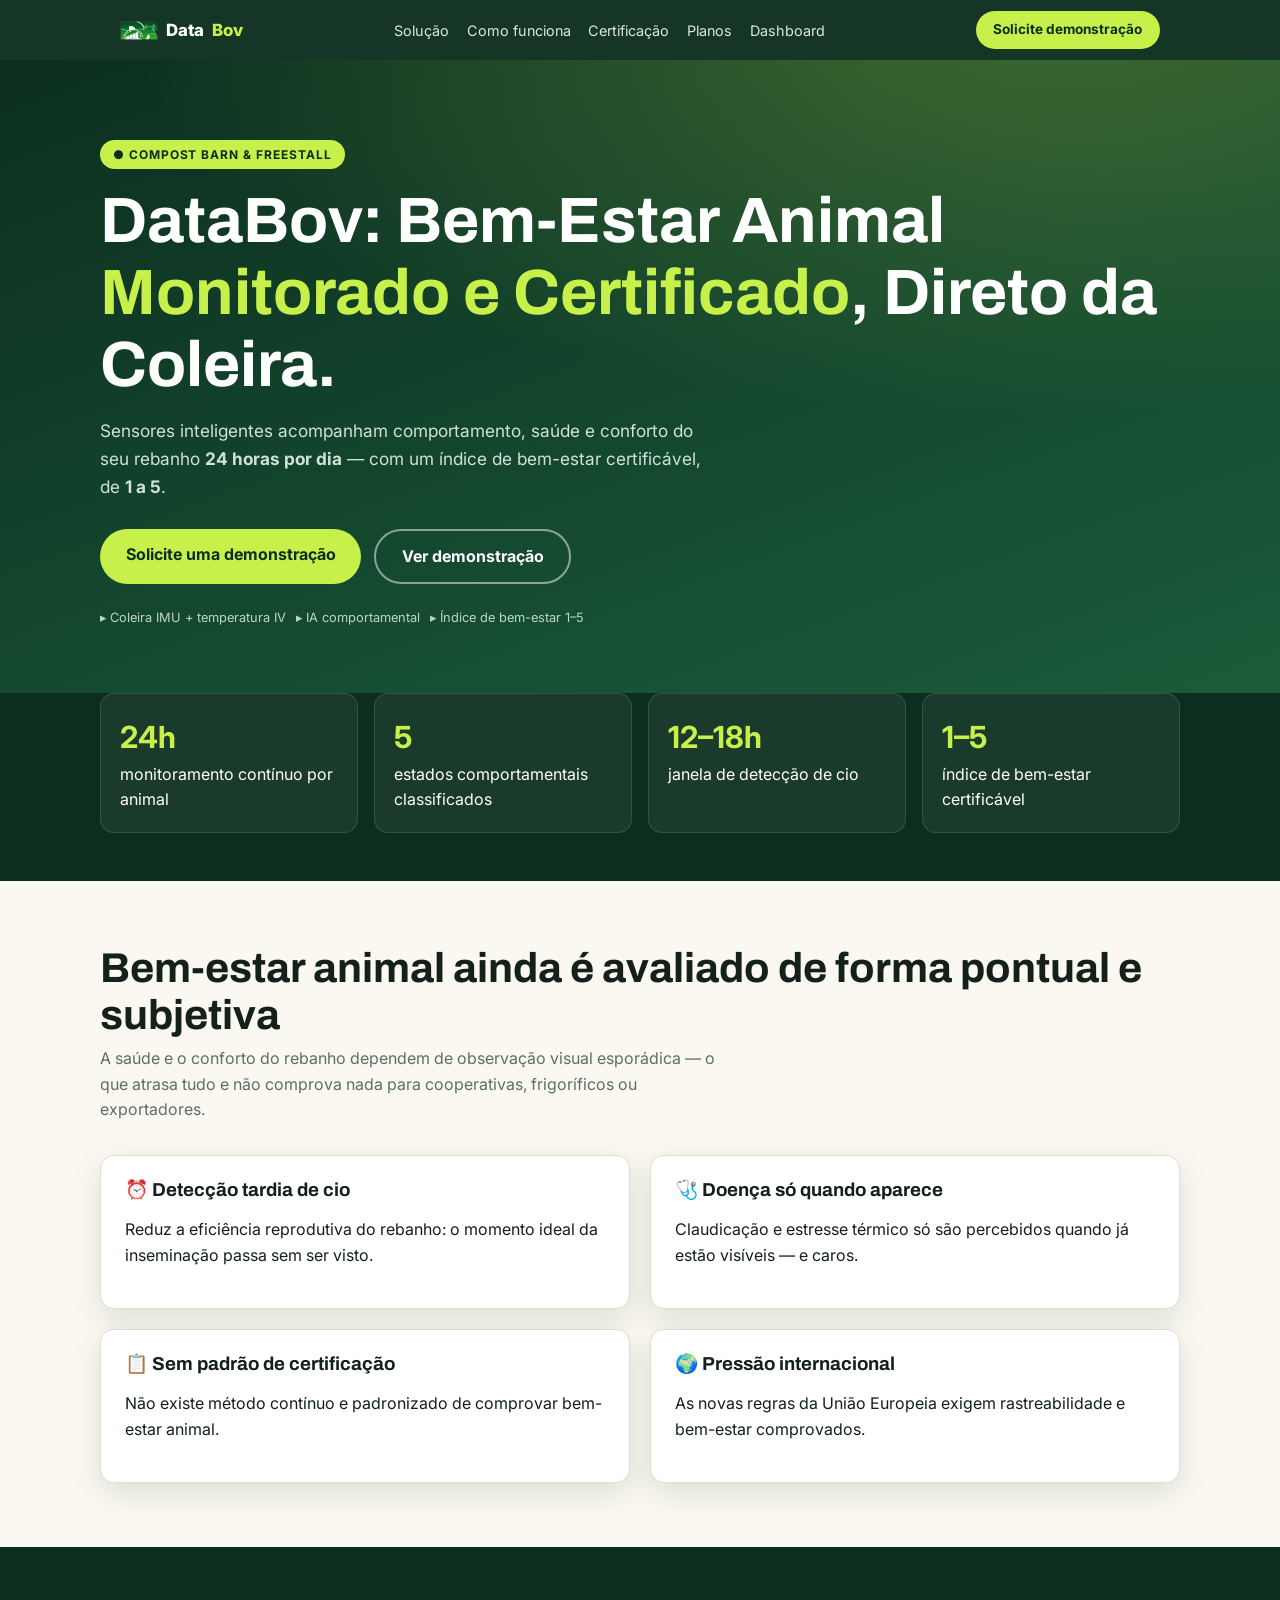
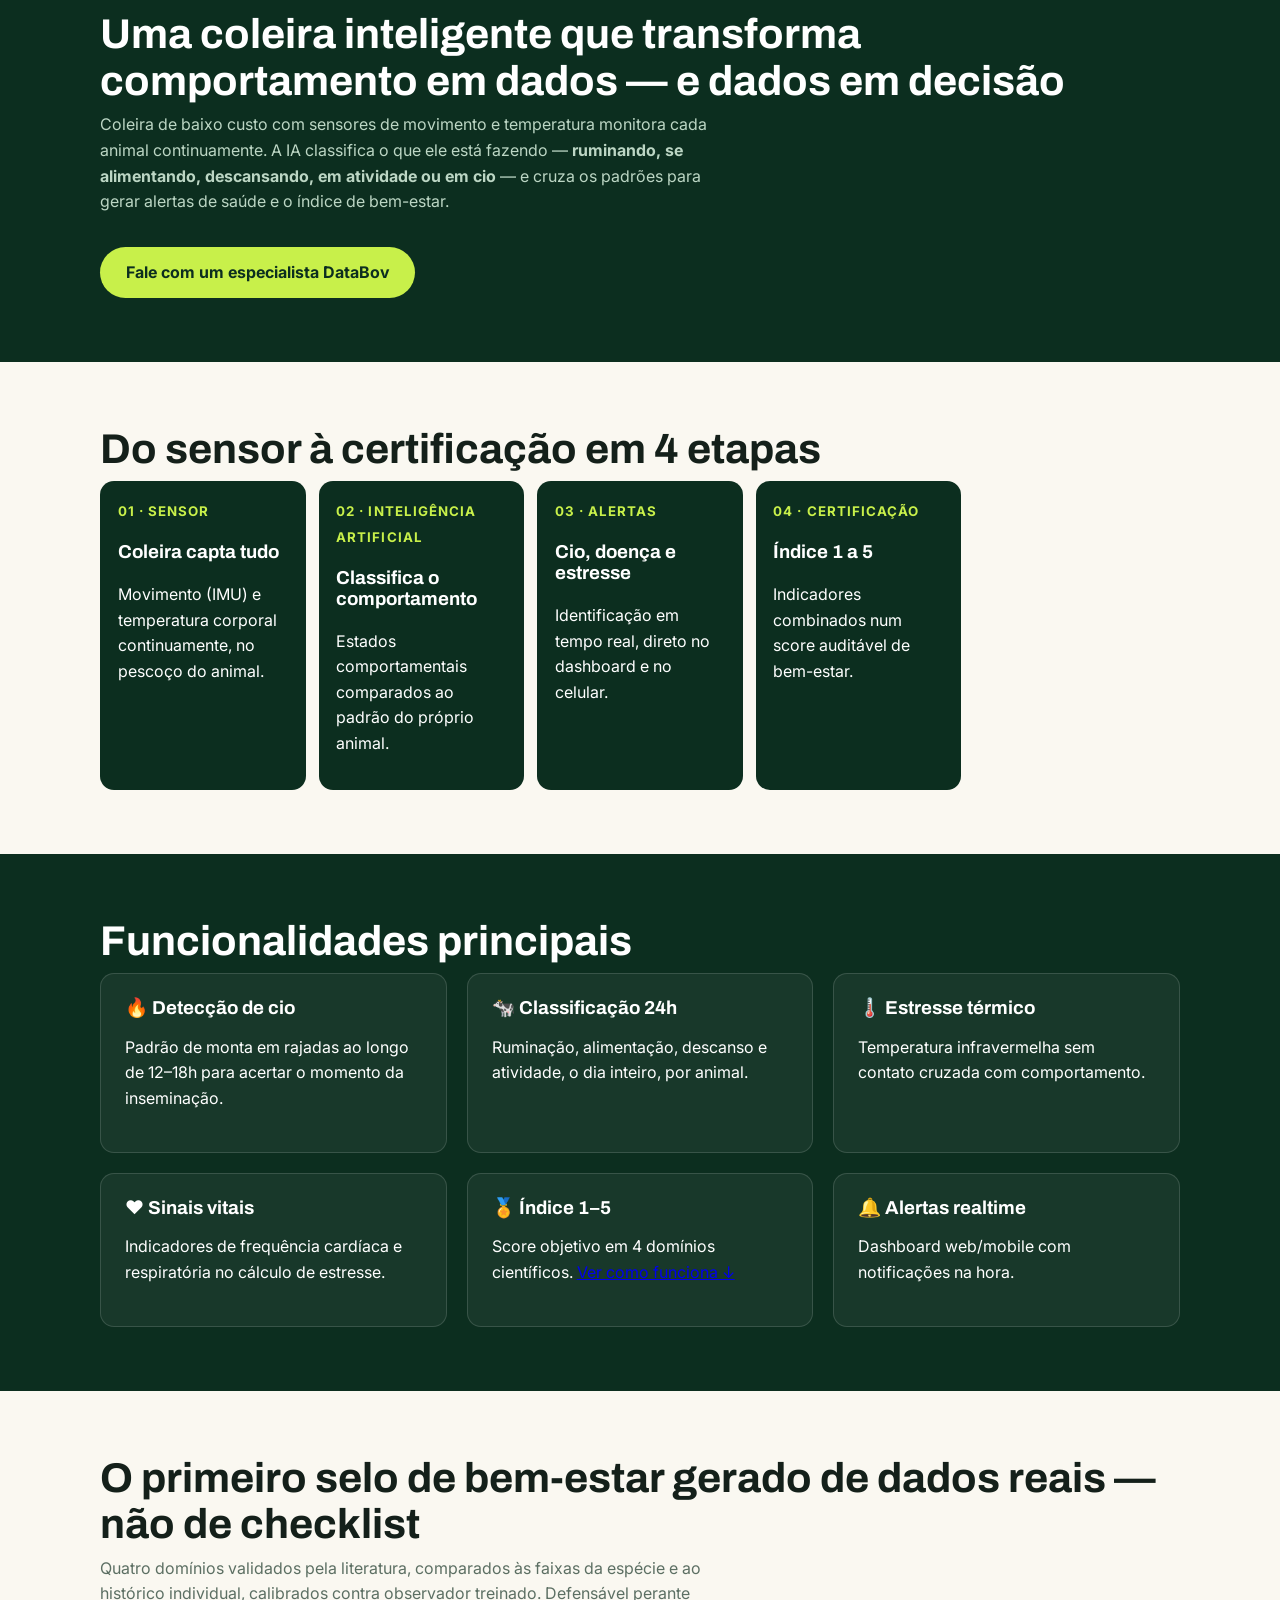
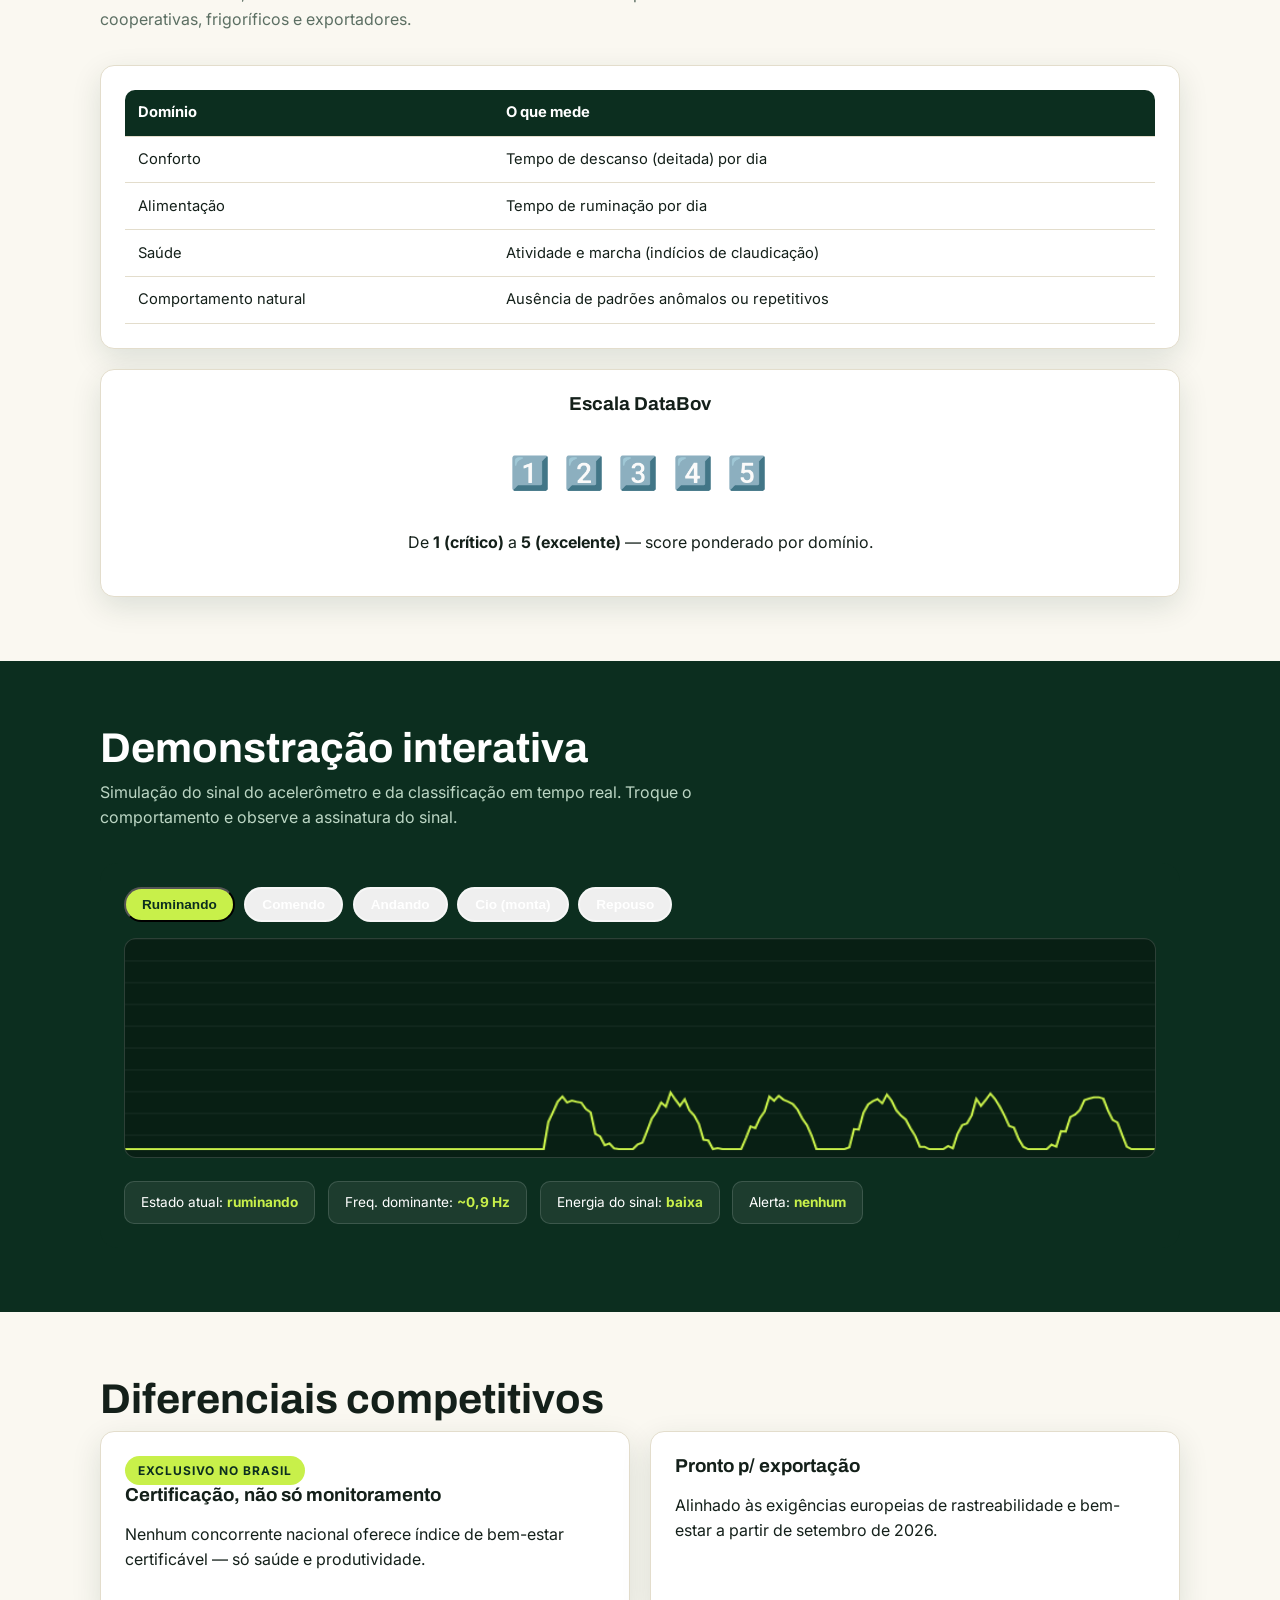
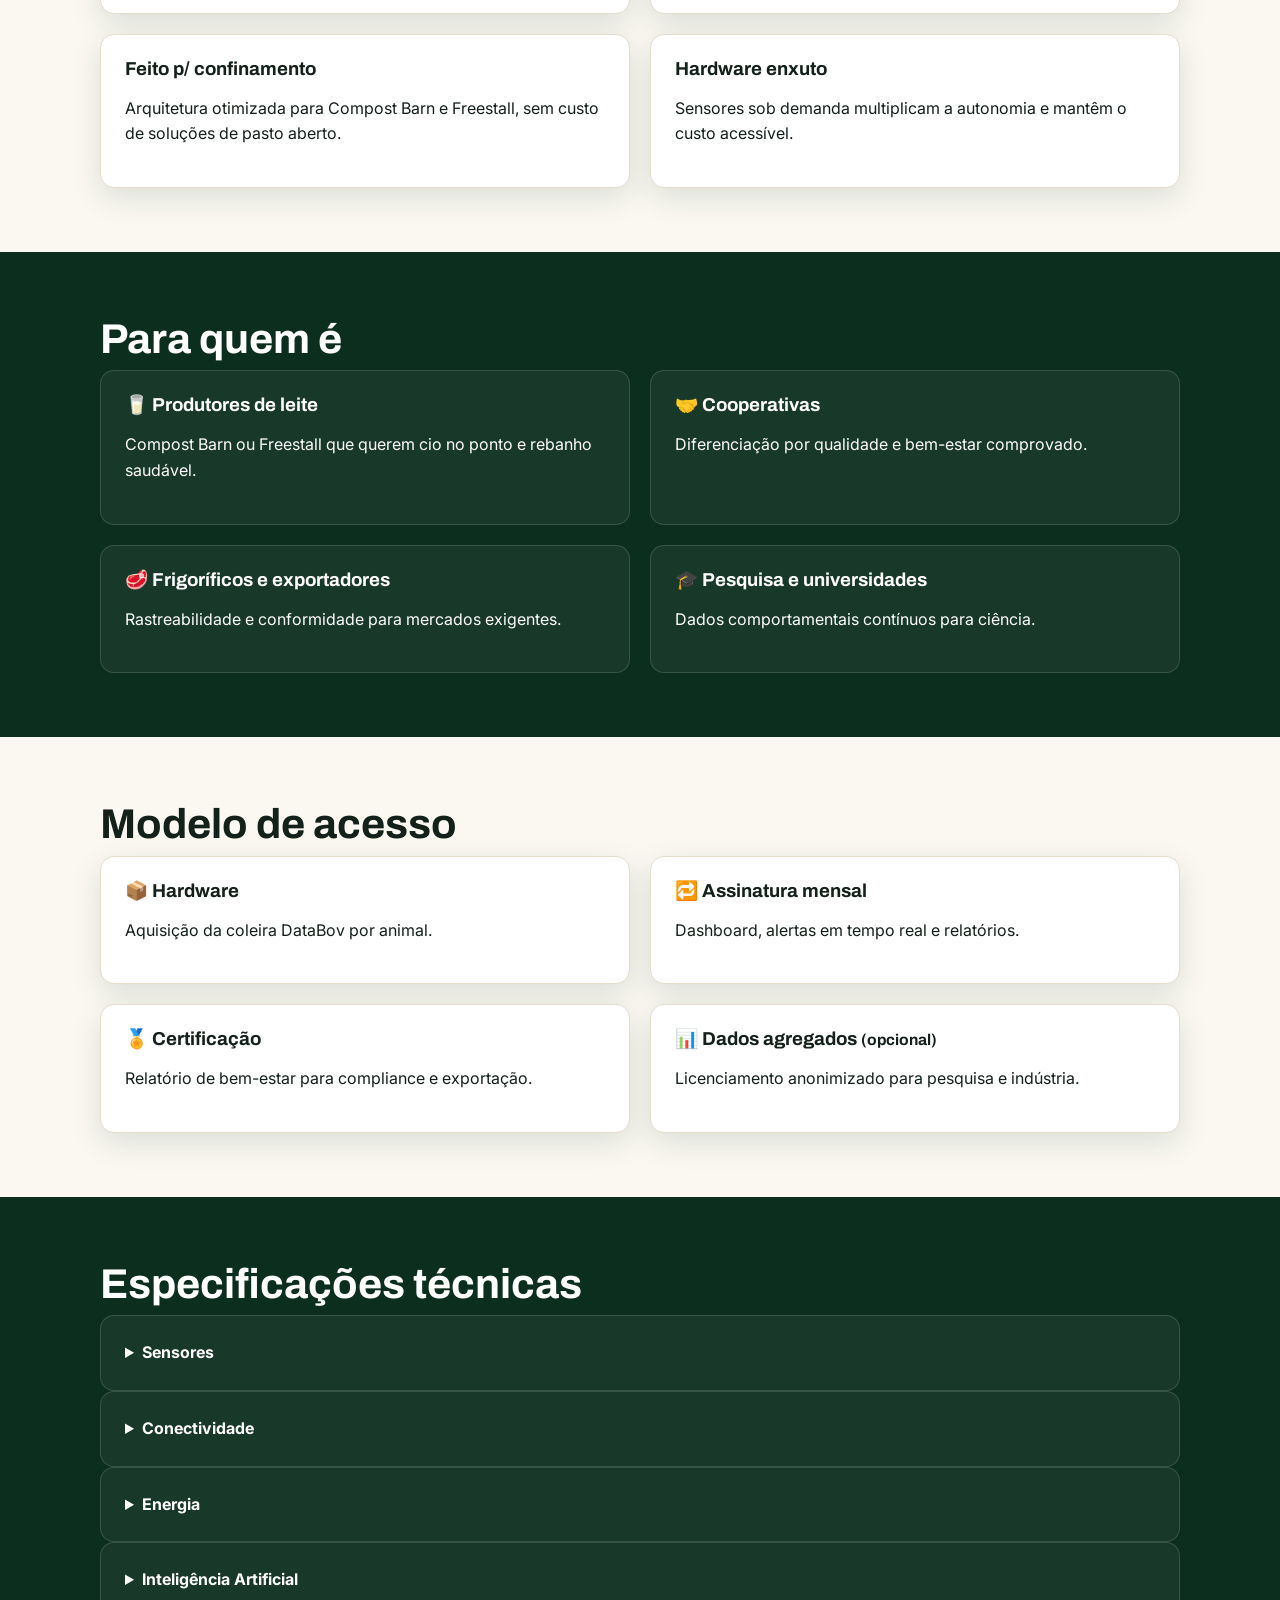
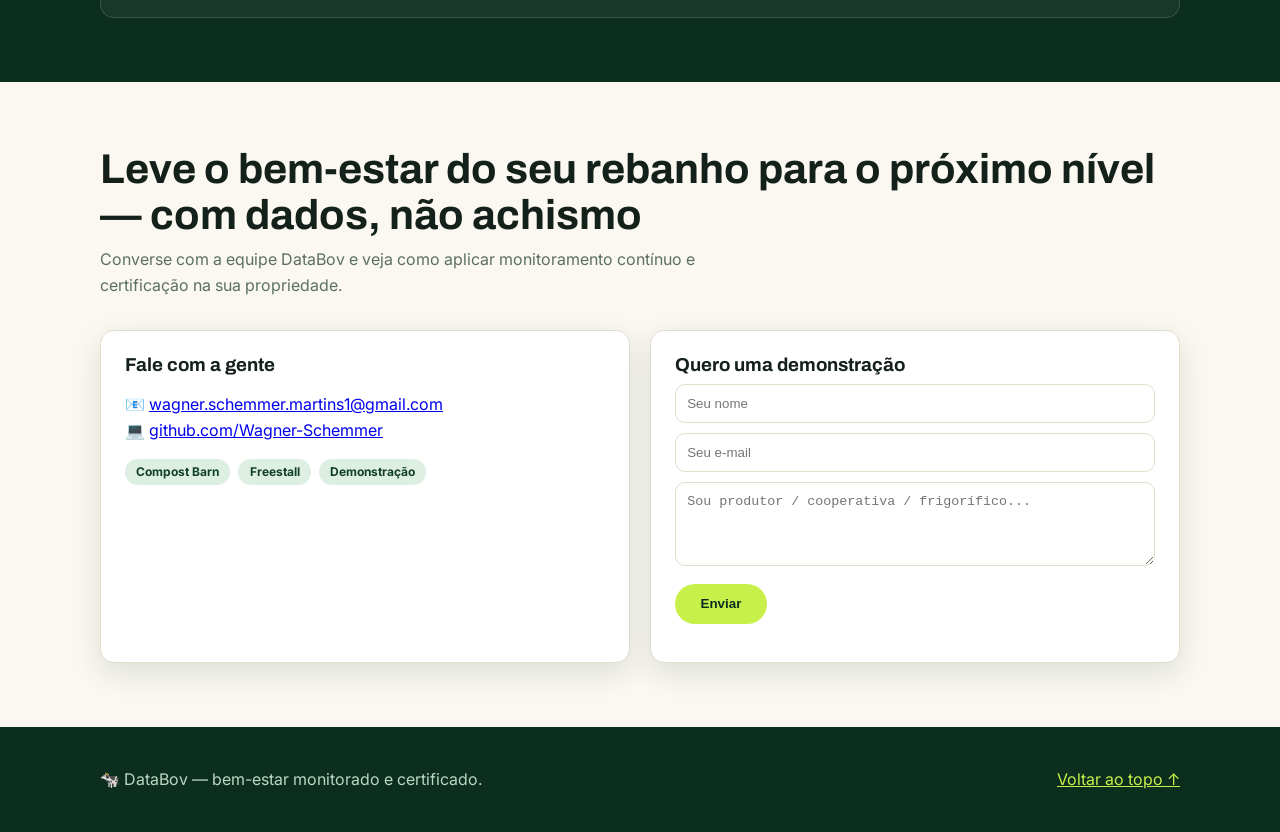
<file: index.html>
<!doctype html>
<html lang="pt-BR">
<head>
  <meta charset="UTF-8" />
  <meta name="viewport" content="width=device-width, initial-scale=1.0" />
  <title>DataBov — Bem-Estar Animal Monitorado e Certificado | Compost Barn &amp; Freestall</title>
  <meta name="description" content="Coleira inteligente com IA: comportamento, saúde e conforto do rebanho 24h + índice de bem-estar certificável de 1 a 5. Para Compost Barn e Freestall." />
  <link rel="icon" type="image/png" sizes="64x64" href="assets/favicon.png">
  <link rel="apple-touch-icon" href="assets/favicon-180.png">
  <meta property="og:title" content="DataBov — Bem-Estar Animal Monitorado e Certificado">
  <meta property="og:image" content="assets/databov-logo.png">
  <link rel="preconnect" href="https://fonts.googleapis.com">
  <link rel="preconnect" href="https://fonts.gstatic.com" crossorigin>
  <link href="https://fonts.googleapis.com/css2?family=Archivo:wght@600;700;800&family=Inter:wght@400;500;700&display=swap" rel="stylesheet">
  <link rel="stylesheet" href="css/variables.css?v=3">
  <link rel="stylesheet" href="css/components.css?v=3">
  <link rel="stylesheet" href="css/style.css?v=3">
</head>
<body>
  <nav class="nav">
    <div class="nav-inner">
      <a class="brand" href="#top"><img src="assets/favicon-512.png" alt="DataBov" class="brand-logo" onerror="this.remove()">Data<span>Bov</span></a>
      <div class="nav-links">
        <a href="#solucao">Solução</a>
        <a href="#como-funciona">Como funciona</a>
        <a href="#certificacao">Certificação</a>
        <a href="#planos">Planos</a>
        <a href="dashboard.html">Dashboard</a>
      </div>
      <a class="btn btn-primary" style="padding:.5rem 1.1rem;font-size:.85rem" href="#contato">Solicite demonstração</a>
    </div>
  </nav>

  <header class="hero" id="top">
    <div class="wrap">
      <span class="badge badge-live">● Compost Barn &amp; Freestall</span>
      <h1>DataBov: Bem-Estar Animal <em>Monitorado e Certificado</em>, Direto da Coleira.</h1>
      <p class="lead">Sensores inteligentes acompanham comportamento, saúde e conforto do seu rebanho <strong>24 horas por dia</strong> — com um índice de bem-estar certificável, de <strong>1 a 5</strong>.</p>
      <div class="hero-cta">
        <a class="btn btn-primary" href="#contato">Solicite uma demonstração</a>
        <a class="btn btn-ghost" href="#demo">Ver demonstração</a>
      </div>
      <div class="hero-meta">
        <span>▸ Coleira IMU + temperatura IV</span>
        <span>▸ IA comportamental</span>
        <span>▸ Índice de bem-estar 1–5</span>
      </div>
    </div>
  </header>

  <div class="stats">
    <div class="stats-grid">
      <div class="stat"><b>24h</b>monitoramento contínuo por animal</div>
      <div class="stat"><b>5</b>estados comportamentais classificados</div>
      <div class="stat"><b>12–18h</b>janela de detecção de cio</div>
      <div class="stat"><b>1–5</b>índice de bem-estar certificável</div>
    </div>
  </div>

  <section id="problema">
    <div class="wrap">
      <h2 class="section-title reveal">Bem-estar animal ainda é avaliado de forma pontual e subjetiva</h2>
      <p class="section-sub reveal">A saúde e o conforto do rebanho dependem de observação visual esporádica — o que atrasa tudo e não comprova nada para cooperativas, frigoríficos ou exportadores.</p>
      <div class="grid-2">
        <div class="card reveal"><h3>⏰ Detecção tardia de cio</h3><p>Reduz a eficiência reprodutiva do rebanho: o momento ideal da inseminação passa sem ser visto.</p></div>
        <div class="card reveal"><h3>🩺 Doença só quando aparece</h3><p>Claudicação e estresse térmico só são percebidos quando já estão visíveis — e caros.</p></div>
        <div class="card reveal"><h3>📋 Sem padrão de certificação</h3><p>Não existe método contínuo e padronizado de comprovar bem-estar animal.</p></div>
        <div class="card reveal"><h3>🌍 Pressão internacional</h3><p>As novas regras da União Europeia exigem rastreabilidade e bem-estar comprovados.</p></div>
      </div>
    </div>
  </section>

  <section id="solucao" class="dark">
    <div class="wrap">
      <h2 class="section-title reveal">Uma coleira inteligente que transforma comportamento em dados — e dados em decisão</h2>
      <p class="section-sub reveal">Coleira de baixo custo com sensores de movimento e temperatura monitora cada animal continuamente. A IA classifica o que ele está fazendo — <strong>ruminando, se alimentando, descansando, em atividade ou em cio</strong> — e cruza os padrões para gerar alertas de saúde e o índice de bem-estar.</p>
      <div class="hero-cta">
        <a class="btn btn-primary" href="#contato">Fale com um especialista DataBov</a>
      </div>
    </div>
  </section>

  <section id="como-funciona">
    <div class="wrap">
      <h2 class="section-title reveal">Do sensor à certificação em 4 etapas</h2>
      <div class="pipeline">
        <div class="pipe-step reveal"><small>01 · SENSOR</small><h3>Coleira capta tudo</h3><p>Movimento (IMU) e temperatura corporal continuamente, no pescoço do animal.</p></div>
        <div class="pipe-step reveal"><small>02 · INTELIGÊNCIA ARTIFICIAL</small><h3>Classifica o comportamento</h3><p>Estados comportamentais comparados ao padrão do próprio animal.</p></div>
        <div class="pipe-step reveal"><small>03 · ALERTAS</small><h3>Cio, doença e estresse</h3><p>Identificação em tempo real, direto no dashboard e no celular.</p></div>
        <div class="pipe-step reveal"><small>04 · CERTIFICAÇÃO</small><h3>Índice 1 a 5</h3><p>Indicadores combinados num score auditável de bem-estar.</p></div>
      </div>
    </div>
  </section>

  <section id="funcionalidades" class="dark">
    <div class="wrap">
      <h2 class="section-title reveal">Funcionalidades principais</h2>
      <div class="grid-3">
        <div class="card reveal"><h3>🔥 Detecção de cio</h3><p>Padrão de monta em rajadas ao longo de 12–18h para acertar o momento da inseminação.</p></div>
        <div class="card reveal"><h3>🐄 Classificação 24h</h3><p>Ruminação, alimentação, descanso e atividade, o dia inteiro, por animal.</p></div>
        <div class="card reveal"><h3>🌡️ Estresse térmico</h3><p>Temperatura infravermelha sem contato cruzada com comportamento.</p></div>
        <div class="card reveal"><h3>❤️ Sinais vitais</h3><p>Indicadores de frequência cardíaca e respiratória no cálculo de estresse.</p></div>
        <div class="card reveal"><h3>🏅 Índice 1–5</h3><p>Score objetivo em 4 domínios científicos. <a href="#certificacao">Ver como funciona ↓</a></p></div>
        <div class="card reveal"><h3>🔔 Alertas realtime</h3><p>Dashboard web/mobile com notificações na hora.</p></div>
      </div>
    </div>
  </section>

  <section id="certificacao">
    <div class="wrap">
      <h2 class="section-title reveal">O primeiro selo de bem-estar gerado de dados reais — não de checklist</h2>
      <p class="section-sub reveal">Quatro domínios validados pela literatura, comparados às faixas da espécie e ao histórico individual, calibrados contra observador treinado. Defensável perante cooperativas, frigoríficos e exportadores.</p>
      <div class="card reveal" style="overflow-x:auto">
        <table class="spec">
          <tr><th>Domínio</th><th>O que mede</th></tr>
          <tr><td>Conforto</td><td>Tempo de descanso (deitada) por dia</td></tr>
          <tr><td>Alimentação</td><td>Tempo de ruminação por dia</td></tr>
          <tr><td>Saúde</td><td>Atividade e marcha (indícios de claudicação)</td></tr>
          <tr><td>Comportamento natural</td><td>Ausência de padrões anômalos ou repetitivos</td></tr>
        </table>
      </div>
      <div class="card reveal" style="margin-top:1.25rem;text-align:center">
        <h3>Escala DataBov</h3>
        <p style="font-size:2rem;letter-spacing:.2rem">1️⃣ 2️⃣ 3️⃣ 4️⃣ 5️⃣</p>
        <p>De <strong>1 (crítico)</strong> a <strong>5 (excelente)</strong> — score ponderado por domínio.</p>
      </div>
    </div>
  </section>

  <section id="demo" class="dark">
    <div class="wrap">
      <h2 class="section-title reveal">Demonstração interativa</h2>
      <p class="section-sub reveal">Simulação do sinal do acelerômetro e da classificação em tempo real. Troque o comportamento e observe a assinatura do sinal.</p>
      <div class="demo-panel reveal">
        <div style="display:flex;gap:.6rem;flex-wrap:wrap;margin-bottom:1rem" id="behavior-buttons">
          <button class="btn btn-primary" data-behavior="ruminando" style="padding:.5rem 1rem;font-size:.85rem">Ruminando</button>
          <button class="btn btn-ghost" data-behavior="comendo" style="padding:.5rem 1rem;font-size:.85rem">Comendo</button>
          <button class="btn btn-ghost" data-behavior="andando" style="padding:.5rem 1rem;font-size:.85rem">Andando</button>
          <button class="btn btn-ghost" data-behavior="cio" style="padding:.5rem 1rem;font-size:.85rem">Cio (monta)</button>
          <button class="btn btn-ghost" data-behavior="repouso" style="padding:.5rem 1rem;font-size:.85rem">Repouso</button>
        </div>
        <canvas id="accel-chart" width="900" height="220"></canvas>
        <div class="demo-readout">
          <div class="metric">Estado atual: <b id="current-behavior">ruminando</b></div>
          <div class="metric">Freq. dominante: <b id="dominant-freq">~0,9 Hz</b></div>
          <div class="metric">Energia do sinal: <b id="signal-energy">baixa</b></div>
          <div class="metric">Alerta: <b id="alert-state">nenhum</b></div>
        </div>
      </div>
    </div>
  </section>

  <section id="diferenciais">
    <div class="wrap">
      <h2 class="section-title reveal">Diferenciais competitivos</h2>
      <div class="grid-2">
        <div class="card reveal"><span class="badge badge-live">Exclusivo no Brasil</span><h3>Certificação, não só monitoramento</h3><p>Nenhum concorrente nacional oferece índice de bem-estar certificável — só saúde e produtividade.</p></div>
        <div class="card reveal"><h3>Pronto p/ exportação</h3><p>Alinhado às exigências europeias de rastreabilidade e bem-estar a partir de setembro de 2026.</p></div>
        <div class="card reveal"><h3>Feito p/ confinamento</h3><p>Arquitetura otimizada para Compost Barn e Freestall, sem custo de soluções de pasto aberto.</p></div>
        <div class="card reveal"><h3>Hardware enxuto</h3><p>Sensores sob demanda multiplicam a autonomia e mantêm o custo acessível.</p></div>
      </div>
    </div>
  </section>

  <section id="para-quem" class="dark">
    <div class="wrap">
      <h2 class="section-title reveal">Para quem é</h2>
      <div class="grid-2">
        <div class="card reveal"><h3>🥛 Produtores de leite</h3><p>Compost Barn ou Freestall que querem cio no ponto e rebanho saudável.</p></div>
        <div class="card reveal"><h3>🤝 Cooperativas</h3><p>Diferenciação por qualidade e bem-estar comprovado.</p></div>
        <div class="card reveal"><h3>🥩 Frigoríficos e exportadores</h3><p>Rastreabilidade e conformidade para mercados exigentes.</p></div>
        <div class="card reveal"><h3>🎓 Pesquisa e universidades</h3><p>Dados comportamentais contínuos para ciência.</p></div>
      </div>
    </div>
  </section>

  <section id="planos">
    <div class="wrap">
      <h2 class="section-title reveal">Modelo de acesso</h2>
      <div class="grid-2">
        <div class="card reveal"><h3>📦 Hardware</h3><p>Aquisição da coleira DataBov por animal.</p></div>
        <div class="card reveal"><h3>🔁 Assinatura mensal</h3><p>Dashboard, alertas em tempo real e relatórios.</p></div>
        <div class="card reveal"><h3>🏅 Certificação</h3><p>Relatório de bem-estar para compliance e exportação.</p></div>
        <div class="card reveal"><h3>📊 Dados agregados <small>(opcional)</small></h3><p>Licenciamento anonimizado para pesquisa e indústria.</p></div>
      </div>
    </div>
  </section>

  <section id="tecnica" class="dark">
    <div class="wrap">
      <h2 class="section-title reveal">Especificações técnicas</h2>
      <details class="card reveal"><summary><strong>Sensores</strong></summary><p>IMU 6 eixos (acelerômetro + giroscópio) · temperatura infravermelha sem contato · indicadores de frequência cardíaca e respiratória.</p></details>
      <details class="card reveal"><summary><strong>Conectividade</strong></summary><p>Wi-Fi/BLE para Compost Barn e Freestall · estação base na rede elétrica da propriedade.</p></details>
      <details class="card reveal"><summary><strong>Energia</strong></summary><p>Bateria recarregável com gestão inteligente; localização só sob demanda, multiplicando a autonomia.</p></details>
      <details class="card reveal"><summary><strong>Inteligência Artificial</strong></summary><p>ML validado com literatura de pecuária de precisão; anomalias vs. histórico individual de cada animal.</p></details>
    </div>
  </section>

  <section id="contato">
    <div class="wrap">
      <h2 class="section-title reveal">Leve o bem-estar do seu rebanho para o próximo nível — com dados, não achismo</h2>
      <p class="section-sub reveal">Converse com a equipe DataBov e veja como aplicar monitoramento contínuo e certificação na sua propriedade.</p>
      <div class="grid-2">
        <div class="card reveal">
          <h3>Fale com a gente</h3>
          <p>📧 <a href="mailto:wagner.schemmer.martins1@gmail.com">wagner.schemmer.martins1@gmail.com</a><br>💻 <a href="https://github.com/Wagner-Schemmer" target="_blank" rel="noreferrer">github.com/Wagner-Schemmer</a></p>
          <div class="tag-row"><span class="tag">Compost Barn</span><span class="tag">Freestall</span><span class="tag">Demonstração</span></div>
        </div>
        <div class="card reveal">
          <h3>Quero uma demonstração</h3>
          <form id="contact-form">
            <p style="margin:0 0 .6rem"><input name="name" placeholder="Seu nome" required style="width:100%;padding:.7rem;border:1px solid var(--line);border-radius:10px" /></p>
            <p style="margin:0 0 .6rem"><input name="email" type="email" placeholder="Seu e-mail" required style="width:100%;padding:.7rem;border:1px solid var(--line);border-radius:10px" /></p>
            <p style="margin:0 0 .6rem"><textarea name="message" placeholder="Sou produtor / cooperativa / frigorífico..." required rows="4" style="width:100%;padding:.7rem;border:1px solid var(--line);border-radius:10px"></textarea></p>
            <button class="btn btn-primary" type="submit" style="border:none;cursor:pointer">Enviar</button>
            <p id="contact-status" style="font-size:.85rem;color:var(--muted)"></p>
          </form>
        </div>
      </div>
    </div>
  </section>

  <footer>
    <div class="wrap" style="display:flex;justify-content:space-between;gap:1rem;flex-wrap:wrap">
      <span>🐄 DataBov — bem-estar monitorado e certificado.</span>
      <a href="#top">Voltar ao topo ↑</a>
    </div>
  </footer>

  <script src="js/main.js?v=3" defer></script>
  <script src="js/contact.js?v=3" defer></script>
</body>
</html>
</file>
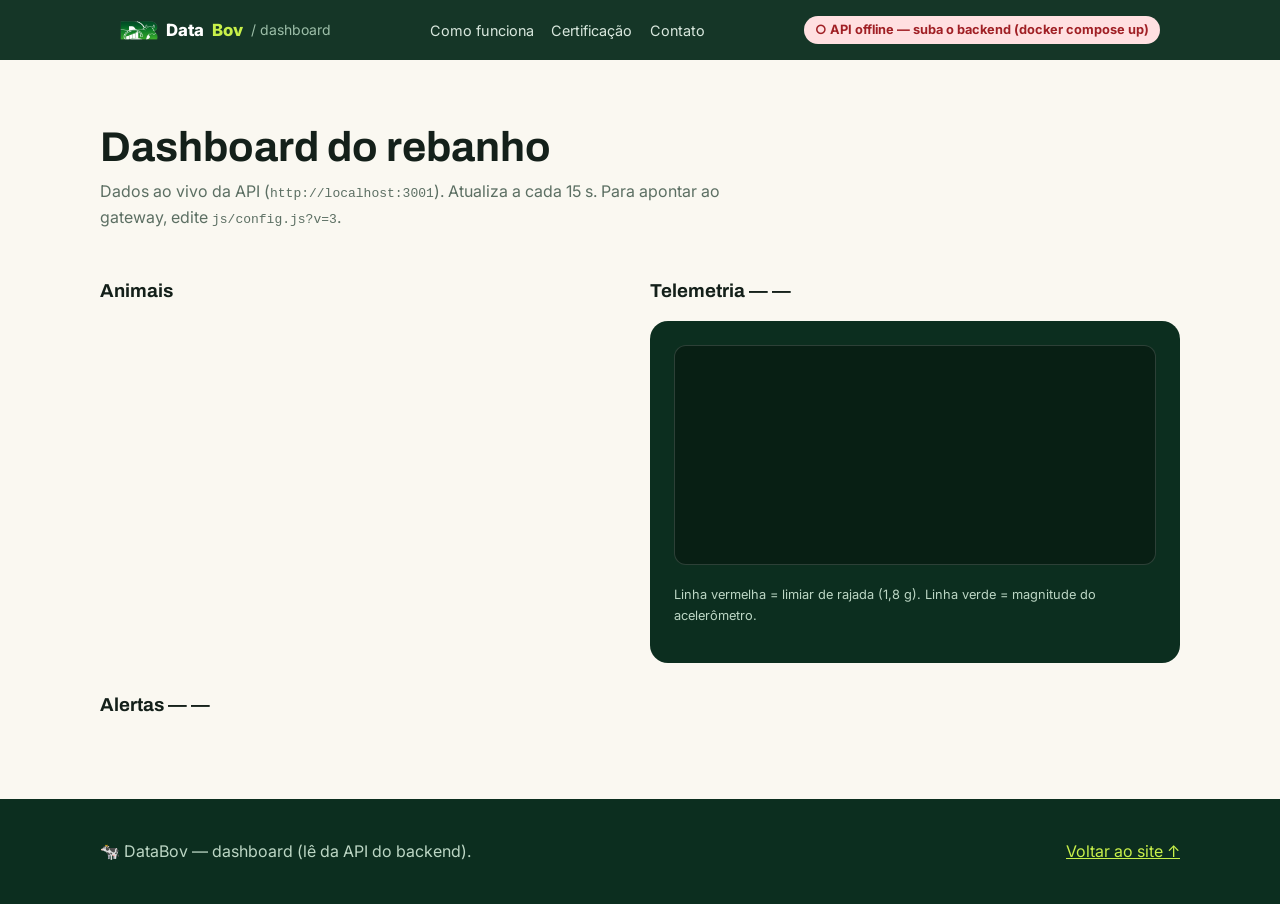
<file: dashboard.html>
<!doctype html>
<html lang="pt-BR">
<head>
  <meta charset="UTF-8" />
  <meta name="viewport" content="width=device-width, initial-scale=1.0" />
  <title>Dashboard do Rebanho — DataBov</title>
  <meta name="description" content="Status do rebanho em tempo real: dispositivos, telemetria e alertas." />
  <link rel="preconnect" href="https://fonts.googleapis.com">
  <link rel="preconnect" href="https://fonts.gstatic.com" crossorigin>
  <link href="https://fonts.googleapis.com/css2?family=Archivo:wght@600;700;800&family=Inter:wght@400;500;700&display=swap" rel="stylesheet">
  <link rel="stylesheet" href="css/variables.css?v=3">
  <link rel="stylesheet" href="css/components.css?v=3">
  <link rel="stylesheet" href="css/style.css?v=3">
</head>
<body>
  <nav class="nav">
    <div class="nav-inner">
      <a class="brand" href="index.html"><img src="assets/favicon-512.png" alt="DataBov" class="brand-logo" onerror="this.remove()">Data<span>Bov</span> <small style="font-weight:400;color:#9dbfa9">/ dashboard</small></a>
      <div class="nav-links">
        <a href="index.html#como-funciona">Como funciona</a>
        <a href="index.html#certificacao">Certificação</a>
        <a href="index.html#contato">Contato</a>
      </div>
      <span class="alert-chip alert-danger" id="api-status">○ conectando...</span>
    </div>
  </nav>

  <section>
    <div class="wrap">
      <h2 class="section-title">Dashboard do rebanho</h2>
      <p class="section-sub">Dados ao vivo da API (<code id="api-url-label">http://localhost:3001</code>). Atualiza a cada 15 s. Para apontar ao gateway, edite <code>js/config.js?v=3</code>.</p>
      <div class="grid-2">
        <div>
          <h3>Animais</h3>
          <div id="device-list" class="grid-2"></div>
        </div>
        <div>
          <h3>Telemetria — <span id="telemetry-count">—</span></h3>
          <div class="demo-panel">
            <canvas id="telemetry-chart" width="900" height="240"></canvas>
            <p style="font-size:.8rem;color:#bcd6c4">Linha vermelha = limiar de rajada (1,8 g). Linha verde = magnitude do acelerômetro.</p>
          </div>
        </div>
      </div>
      <h3 style="margin-top:2rem">Alertas — <span id="alert-count">—</span></h3>
      <div id="alert-list"></div>
    </div>
  </section>

  <footer>
    <div class="wrap" style="display:flex;justify-content:space-between;gap:1rem;flex-wrap:wrap">
      <span>🐄 DataBov — dashboard (lê da API do backend).</span>
      <a href="index.html">Voltar ao site ↑</a>
    </div>
  </footer>

  <script src="js/config.js?v=3"></script>
  <script src="js/dashboard.js?v=3" defer></script>
</body>
</html>
</file>
<file: css/variables.css>
/* Design tokens — identidade agro/tech */
:root {
  --green-900: #0c2e1f;
  --green-800: #123f2a;
  --green-700: #1a5c3a;
  --green-600: #22804d;
  --green-100: #dcefe2;
  --lime: #c8f04a;
  --amber: #ffb020;
  --red: #e5484d;
  --paper: #faf8f1;
  --white: #ffffff;
  --ink: #14201a;
  --muted: #5c6f63;
  --line: #e3ddcc;
  --radius: 14px;
  --shadow: 0 10px 30px rgba(12, 46, 31, 0.12);
}
</file>
<file: css/components.css>
/* Botões, cards, badges, tabelas */
.btn {
  display: inline-block;
  padding: 0.8rem 1.6rem;
  border-radius: 999px;
  font-weight: 700;
  text-decoration: none;
  transition: transform 0.15s ease, box-shadow 0.15s ease;
}
.btn-primary { background: var(--lime); color: var(--green-900); }
.btn-primary:hover { transform: translateY(-2px); box-shadow: var(--shadow); }
.btn-ghost {
  border: 2px solid rgba(255, 255, 255, 0.5);
  color: #fff;
}
.btn-ghost:hover { border-color: #fff; }
.card {
  background: var(--white);
  border: 1px solid var(--line);
  border-radius: var(--radius);
  padding: 1.5rem;
  box-shadow: var(--shadow);
}
.card h3 { margin: 0 0 0.5rem; }
.badge {
  display: inline-block;
  font-size: 0.75rem;
  font-weight: 700;
  letter-spacing: 0.08em;
  text-transform: uppercase;
  padding: 0.3rem 0.8rem;
  border-radius: 999px;
}
.badge-live { background: var(--lime); color: var(--green-900); }
.badge-dark { background: var(--green-900); color: #fff; }
.badge-warn { background: var(--amber); color: var(--green-900); }
.grid-2 { display: grid; gap: 1.25rem; grid-template-columns: 1fr; }
.grid-3 { display: grid; gap: 1.25rem; grid-template-columns: 1fr; }
.grid-4 { display: grid; gap: 1rem; grid-template-columns: 1fr 1fr; }
@media (min-width: 860px) {
  .grid-2 { grid-template-columns: 1fr 1fr; }
  .grid-3 { grid-template-columns: 1fr 1fr 1fr; }
  .grid-4 { grid-template-columns: repeat(4, 1fr); }
}
table.spec { width: 100%; border-collapse: collapse; font-size: 0.92rem; }
table.spec th, table.spec td {
  text-align: left;
  padding: 0.7rem 0.8rem;
  border-bottom: 1px solid var(--line);
}
table.spec th { background: var(--green-900); color: #fff; }
table.spec th:first-child { border-radius: 10px 0 0 0; }
table.spec th:last-child { border-radius: 0 10px 0 0; }
.reveal { opacity: 0; transform: translateY(18px); transition: opacity 0.5s ease, transform 0.5s ease; }
.reveal.visible { opacity: 1; transform: none; }
.alert-chip {
  display: inline-flex;
  align-items: center;
  gap: 0.4rem;
  font-size: 0.8rem;
  font-weight: 700;
  padding: 0.25rem 0.7rem;
  border-radius: 999px;
}
.alert-ok { background: #dff5e3; color: var(--green-800); }
.alert-warn { background: #fff0d6; color: #8a5a00; }
.alert-danger { background: #ffe0e1; color: #a02025; }

/* DataBov additions */
.brand { display: inline-flex; align-items: center; gap: .5rem; }
.brand-logo { height: 38px; width: auto; border-radius: 8px; }
.brand-logo-full { height: 46px; width: auto; display: block; }
details.card summary { cursor: pointer; font-weight: 700; }
details.card summary::-webkit-details-marker { color: var(--green-600); }
details.card p { margin: .6rem 0 0; }
</file>
<file: css/style.css>
/* Base */
* { box-sizing: border-box; }
html { scroll-behavior: smooth; }
body {
  margin: 0;
  font-family: "Inter", system-ui, -apple-system, "Segoe UI", sans-serif;
  background: var(--paper);
  color: var(--ink);
  line-height: 1.6;
}
h1, h2, h3 { font-family: "Archivo", "Inter", sans-serif; line-height: 1.12; }
section { padding: 4rem 1.25rem; }
.wrap { max-width: 1080px; margin: 0 auto; }
.section-title { font-size: clamp(1.7rem, 4vw, 2.6rem); margin: 0 0 0.5rem; }
.section-sub { color: var(--muted); max-width: 640px; margin: 0 0 2rem; }
/* Nav */
.nav {
  position: sticky;
  top: 0;
  z-index: 50;
  background: rgba(12, 46, 31, 0.96);
  backdrop-filter: blur(6px);
}
.nav-inner {
  max-width: 1080px;
  margin: 0 auto;
  padding: 0.7rem 1.25rem;
  display: flex;
  align-items: center;
  justify-content: space-between;
  gap: 1rem;
}
.brand { color: #fff; font-weight: 800; text-decoration: none; font-size: 1.05rem; }
.brand span { color: var(--lime); }
.nav-links { display: none; gap: 1.1rem; }
.nav-links a { color: #d9e8de; text-decoration: none; font-size: 0.9rem; }
.nav-links a:hover { color: #fff; }
@media (min-width: 860px) { .nav-links { display: flex; } }
/* Hero */
.hero {
  background: radial-gradient(900px 420px at 80% -10%, rgba(200, 240, 74, 0.25), transparent),
    linear-gradient(160deg, var(--green-900), var(--green-700));
  color: #fff;
  padding: 5rem 1.25rem 4rem;
}
.hero h1 { font-size: clamp(2.2rem, 6vw, 4rem); margin: 1rem 0; }
.hero h1 em { font-style: normal; color: var(--lime); }
.hero p.lead { color: #cfe3d6; max-width: 620px; font-size: 1.08rem; }
.hero-cta { display: flex; gap: 0.8rem; flex-wrap: wrap; margin-top: 1.8rem; }
.hero-meta { display: flex; gap: 0.6rem; flex-wrap: wrap; margin-top: 1.5rem; font-size: 0.8rem; color: #bcd6c4; }
/* Stats */
.stats { background: var(--green-900); color: #fff; padding: 0 1.25rem 3rem; }
.stats-grid {
  max-width: 1080px;
  margin: 0 auto;
  display: grid;
  grid-template-columns: repeat(2, 1fr);
  gap: 1rem;
}
@media (min-width: 860px) { .stats-grid { grid-template-columns: repeat(4, 1fr); } }
.stat {
  background: rgba(255, 255, 255, 0.06);
  border: 1px solid rgba(255, 255, 255, 0.12);
  border-radius: var(--radius);
  padding: 1.2rem;
}
.stat b { font-size: 1.9rem; display: block; color: var(--lime); }
/* Pipeline */
.pipeline { display: grid; gap: 0.8rem; }
@media (min-width: 860px) { .pipeline { grid-template-columns: repeat(5, 1fr); } }
.pipe-step {
  background: var(--green-900);
  color: #fff;
  border-radius: var(--radius);
  padding: 1.1rem;
  position: relative;
}
.pipe-step small { color: var(--lime); font-weight: 700; letter-spacing: 0.08em; }
/* Dark section */
.dark { background: var(--green-900); color: #fff; }
.dark .section-sub { color: #bcd6c4; }
.dark .card { background: rgba(255, 255, 255, 0.05); border-color: rgba(255, 255, 255, 0.14); color: #fff; box-shadow: none; }
/* Demo */
.demo-panel { background: var(--green-900); color: #fff; border-radius: 18px; padding: 1.5rem; }
.demo-panel canvas { width: 100%; height: 220px; background: #081f14; border-radius: 12px; border: 1px solid rgba(255,255,255,0.15); }
.demo-readout { display: flex; gap: 0.8rem; flex-wrap: wrap; margin-top: 1rem; }
.demo-readout .metric {
  background: rgba(255,255,255,0.07);
  border: 1px solid rgba(255,255,255,0.14);
  border-radius: 10px;
  padding: 0.6rem 1rem;
  font-size: 0.85rem;
}
.demo-readout b { color: var(--lime); }
/* Footer */
footer { background: var(--green-900); color: #bcd6c4; padding: 2.5rem 1.25rem; }
footer a { color: var(--lime); }
.check li { margin-bottom: 0.5rem; }
.tag-row { display: flex; gap: 0.5rem; flex-wrap: wrap; margin-top: 0.8rem; }
.tag { font-size: 0.75rem; background: var(--green-100); color: var(--green-800); padding: 0.2rem 0.7rem; border-radius: 999px; font-weight: 700; }

/* Âncoras: compensa o nav fixo */
section[id], header[id] { scroll-margin-top: 76px; }
</file>
